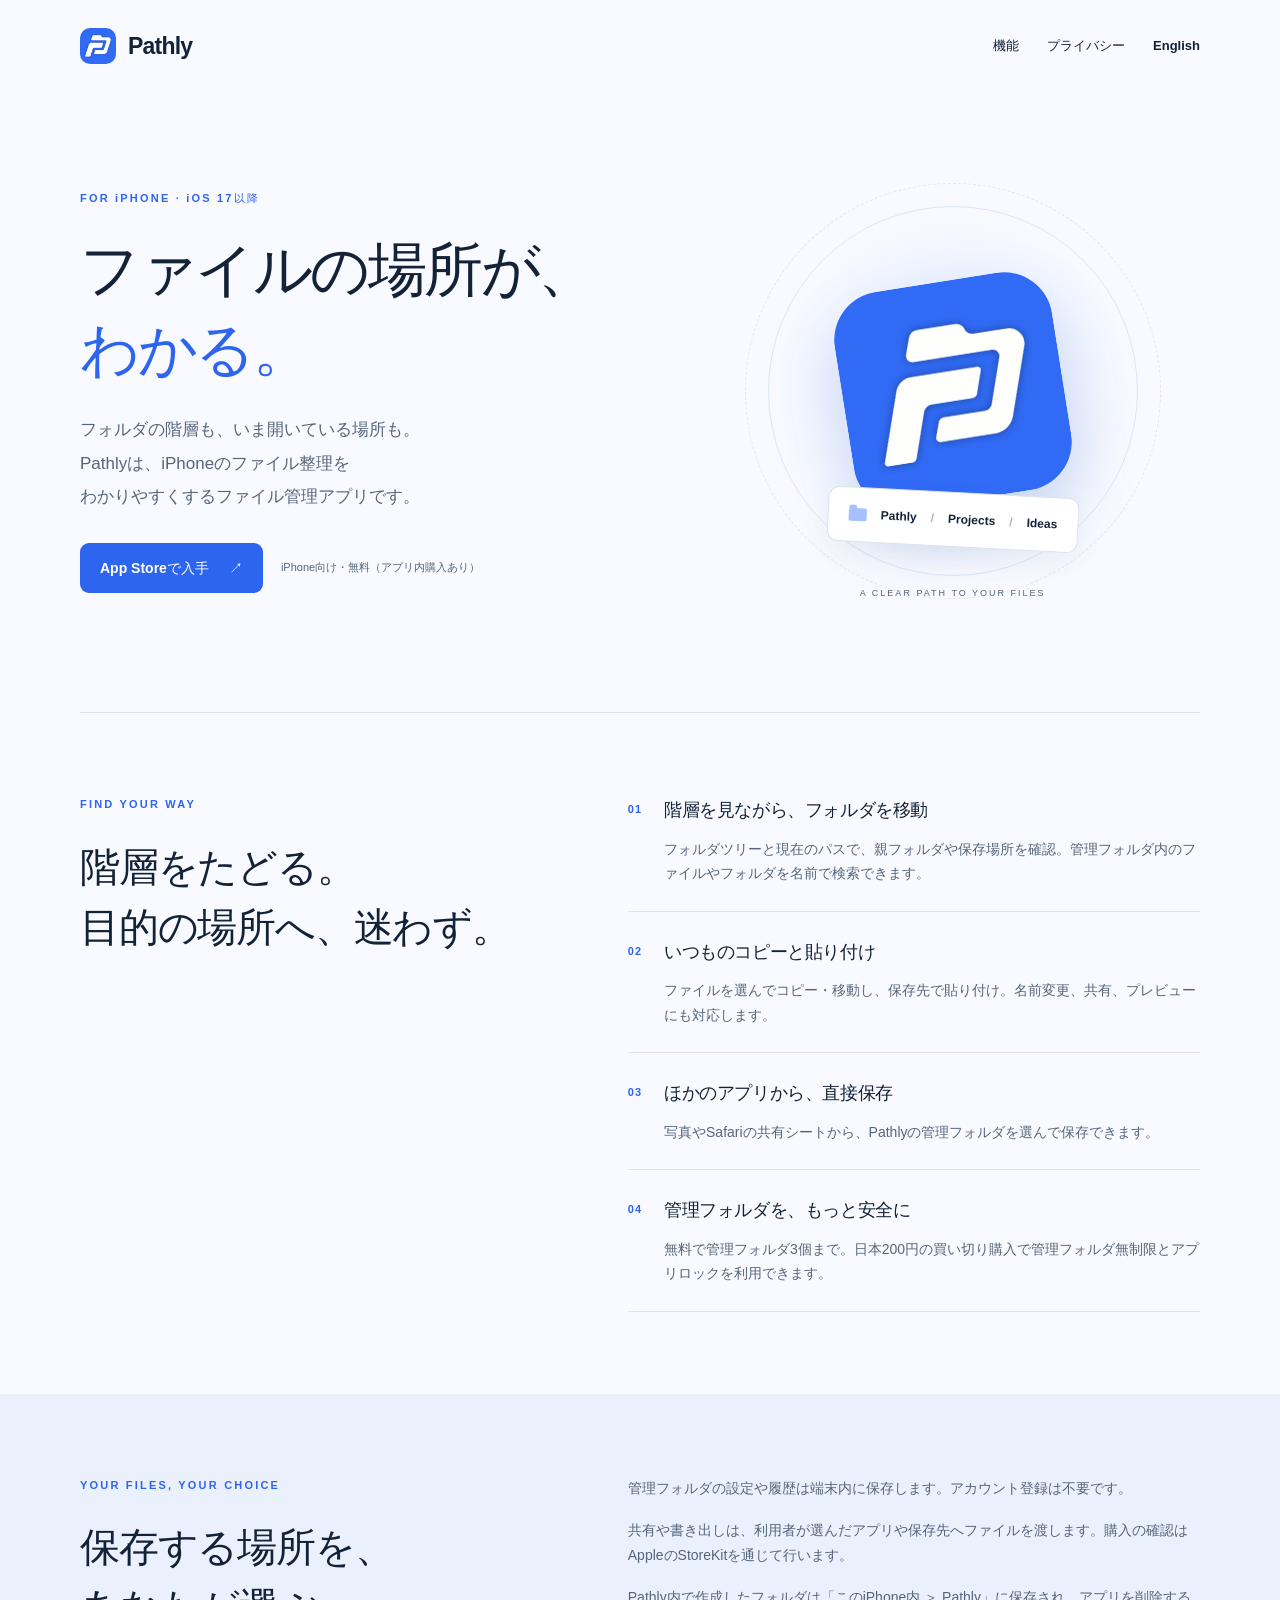
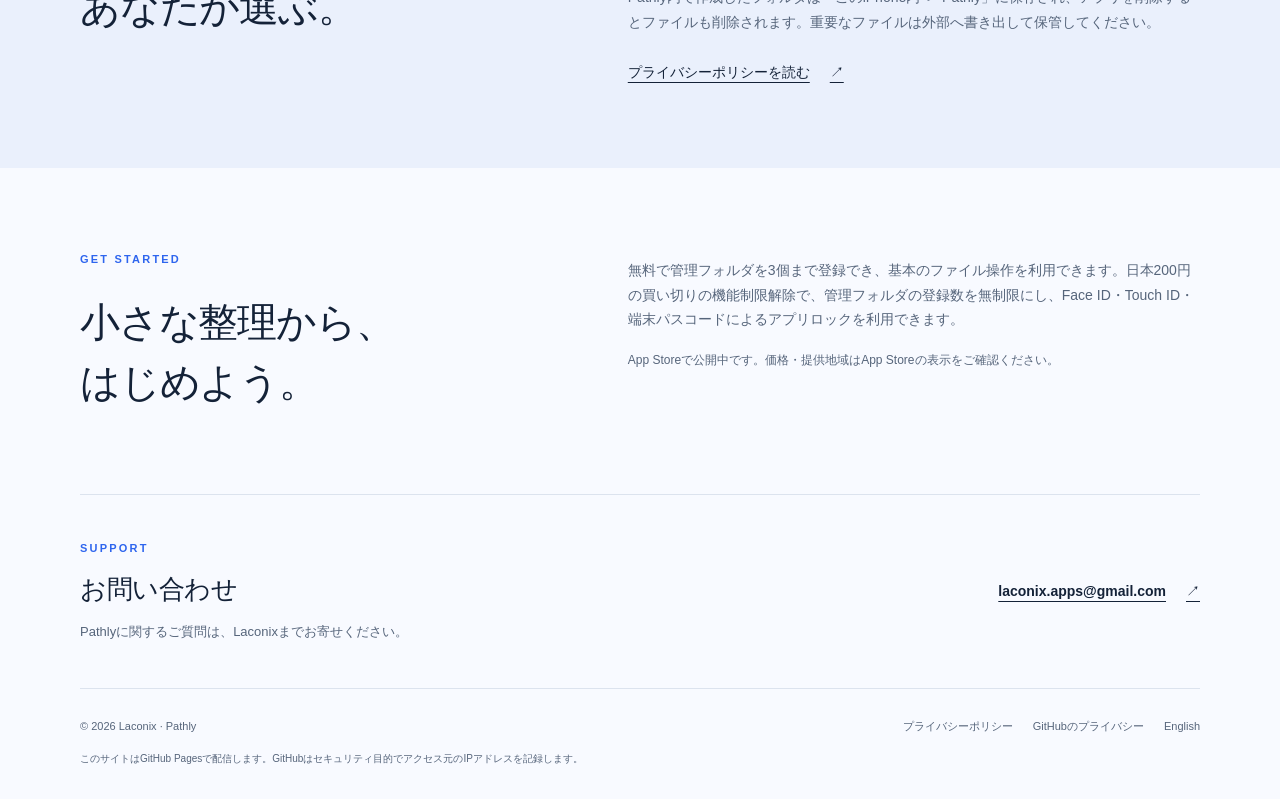
<file: index.html>
<!doctype html>
<html lang="ja">
<head>
  <meta charset="utf-8">
  <meta name="viewport" content="width=device-width, initial-scale=1">
  <meta name="description" content="Pathlyは、フォルダの階層と現在地がわかるiPhone向けファイル管理アプリです。端末内の管理フォルダを使い慣れた操作で整理できます。">
  <title>Pathly — ファイルの場所が、わかる。</title>
  <link rel="icon" href="./assets/app-icon.png">
  <link rel="stylesheet" href="./assets/site.css">
  <link rel="alternate" hreflang="en" href="./en/">
</head>
<body>
  <a class="skip-link" href="#main">本文へ移動</a>
  <header class="site-header wrap">
    <a class="brand" href="./" aria-label="Pathly ホーム"><img src="./assets/app-icon.png" width="36" height="36" alt="">Pathly</a>
    <nav aria-label="メインナビゲーション"><a href="#features">機能</a><a href="./privacy-policy/">プライバシー</a><a href="./en/" lang="en">English</a></nav>
  </header>
  <main id="main">
    <section class="hero wrap" aria-labelledby="title">
      <div class="hero-copy">
        <p class="eyebrow">FOR iPHONE · iOS 17以降</p>
        <h1 id="title">ファイルの場所が、<br><span>わかる。</span></h1>
        <p class="lead">フォルダの階層も、いま開いている場所も。<br>Pathlyは、iPhoneのファイル整理を<br class="desktop-break">わかりやすくするファイル管理アプリです。</p>
        <div class="hero-actions"><a class="button" href="https://apps.apple.com/jp/app/pathly/id6821568804">App Storeで入手 <span aria-hidden="true">↗</span></a><span class="release-status">iPhone向け・無料（アプリ内購入あり）</span></div>
      </div>
      <div class="hero-art" aria-hidden="true">
        <div class="art-orbit"></div><img class="hero-icon" src="./assets/app-icon.png" width="240" height="240" alt="">
        <div class="path-chip"><span class="folder-mark"></span>Pathly <span class="chevron">/</span> Projects <span class="chevron">/</span> Ideas</div>
        <span class="art-caption">A CLEAR PATH TO YOUR FILES</span>
      </div>
    </section>
    <section class="features wrap section" id="features" aria-labelledby="features-title">
      <div class="section-heading"><p class="eyebrow">FIND YOUR WAY</p><h2 id="features-title">階層をたどる。<br>目的の場所へ、迷わず。</h2></div>
      <div class="feature-list">
        <article><span class="number">01</span><div><h3>階層を見ながら、フォルダを移動</h3><p>フォルダツリーと現在のパスで、親フォルダや保存場所を確認。管理フォルダ内のファイルやフォルダを名前で検索できます。</p></div></article>
        <article><span class="number">02</span><div><h3>いつものコピーと貼り付け</h3><p>ファイルを選んでコピー・移動し、保存先で貼り付け。名前変更、共有、プレビューにも対応します。</p></div></article>
        <article><span class="number">03</span><div><h3>ほかのアプリから、直接保存</h3><p>写真やSafariの共有シートから、Pathlyの管理フォルダを選んで保存できます。</p></div></article>
        <article><span class="number">04</span><div><h3>管理フォルダを、もっと安全に</h3><p>無料で管理フォルダ3個まで。日本200円の買い切り購入で管理フォルダ無制限とアプリロックを利用できます。</p></div></article>
      </div>
    </section>
    <section class="privacy-section section" aria-labelledby="privacy-title"><div class="wrap privacy-layout">
      <div><p class="eyebrow">YOUR FILES, YOUR CHOICE</p><h2 id="privacy-title">保存する場所を、<br>あなたが選ぶ。</h2></div>
      <div class="privacy-copy"><p>管理フォルダの設定や履歴は端末内に保存します。アカウント登録は不要です。</p><p>共有や書き出しは、利用者が選んだアプリや保存先へファイルを渡します。購入の確認はAppleのStoreKitを通じて行います。</p><p>Pathly内で作成したフォルダは「このiPhone内 ＞ Pathly」に保存され、アプリを削除するとファイルも削除されます。重要なファイルは外部へ書き出して保管してください。</p><a class="text-link" href="./privacy-policy/">プライバシーポリシーを読む <span aria-hidden="true">↗</span></a></div>
    </div></section>
    <section class="details wrap section" aria-labelledby="details-title"><div><p class="eyebrow">GET STARTED</p><h2 id="details-title">小さな整理から、<br>はじめよう。</h2></div><div class="detail-copy"><p>無料で管理フォルダを3個まで登録でき、基本のファイル操作を利用できます。日本200円の買い切りの機能制限解除で、管理フォルダの登録数を無制限にし、Face ID・Touch ID・端末パスコードによるアプリロックを利用できます。</p><p class="muted">App Storeで公開中です。価格・提供地域はApp Storeの表示をご確認ください。</p></div></section>
    <section class="contact wrap" aria-labelledby="contact-title"><div><p class="eyebrow">SUPPORT</p><h2 id="contact-title">お問い合わせ</h2><p>Pathlyに関するご質問は、Laconixまでお寄せください。</p></div><a class="text-link" href="mailto:laconix.apps@gmail.com">laconix.apps@gmail.com <span aria-hidden="true">↗</span></a></section>
  </main>
  <footer class="site-footer wrap"><span>© 2026 Laconix · Pathly</span><div><a href="./privacy-policy/">プライバシーポリシー</a><a href="https://docs.github.com/en/site-policy/privacy-policies/github-general-privacy-statement">GitHubのプライバシー</a><a href="./en/" lang="en">English</a></div><p>このサイトはGitHub Pagesで配信します。GitHubはセキュリティ目的でアクセス元のIPアドレスを記録します。</p></footer>
</body>
</html>
</file>
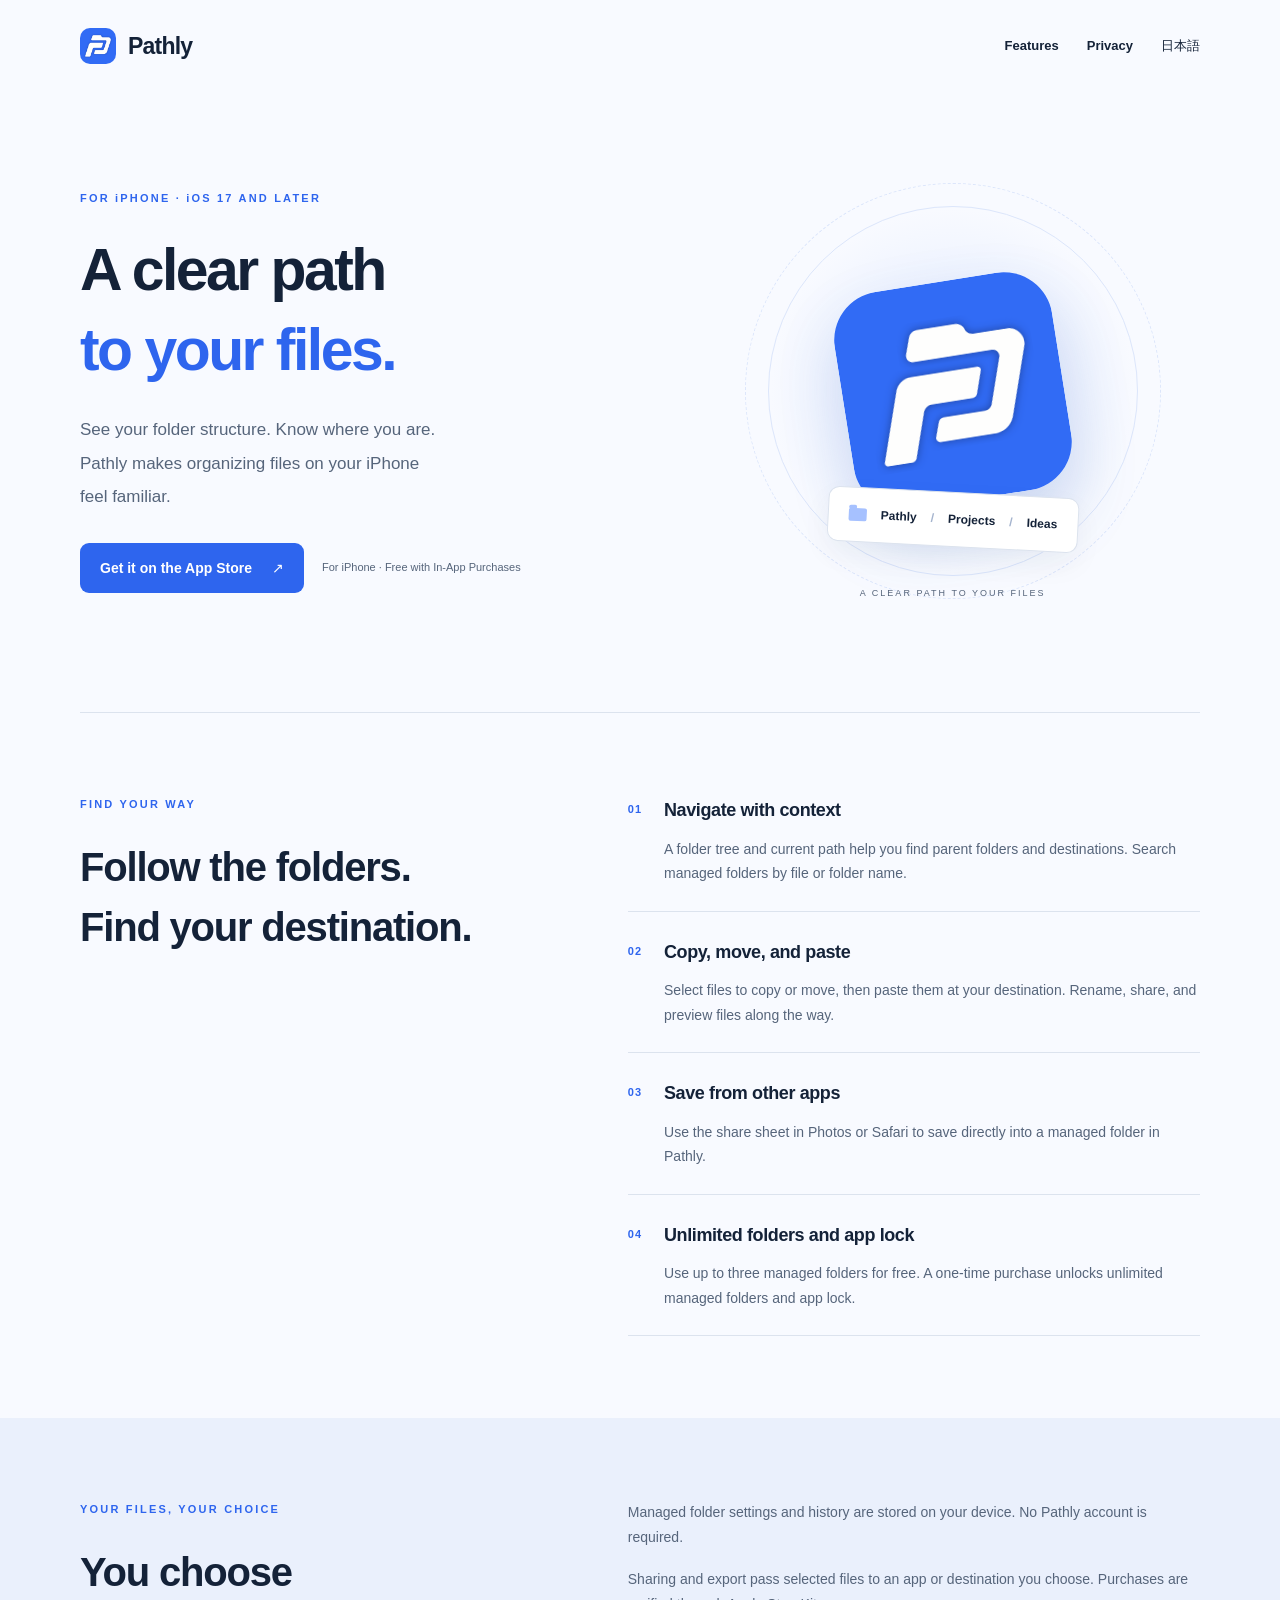
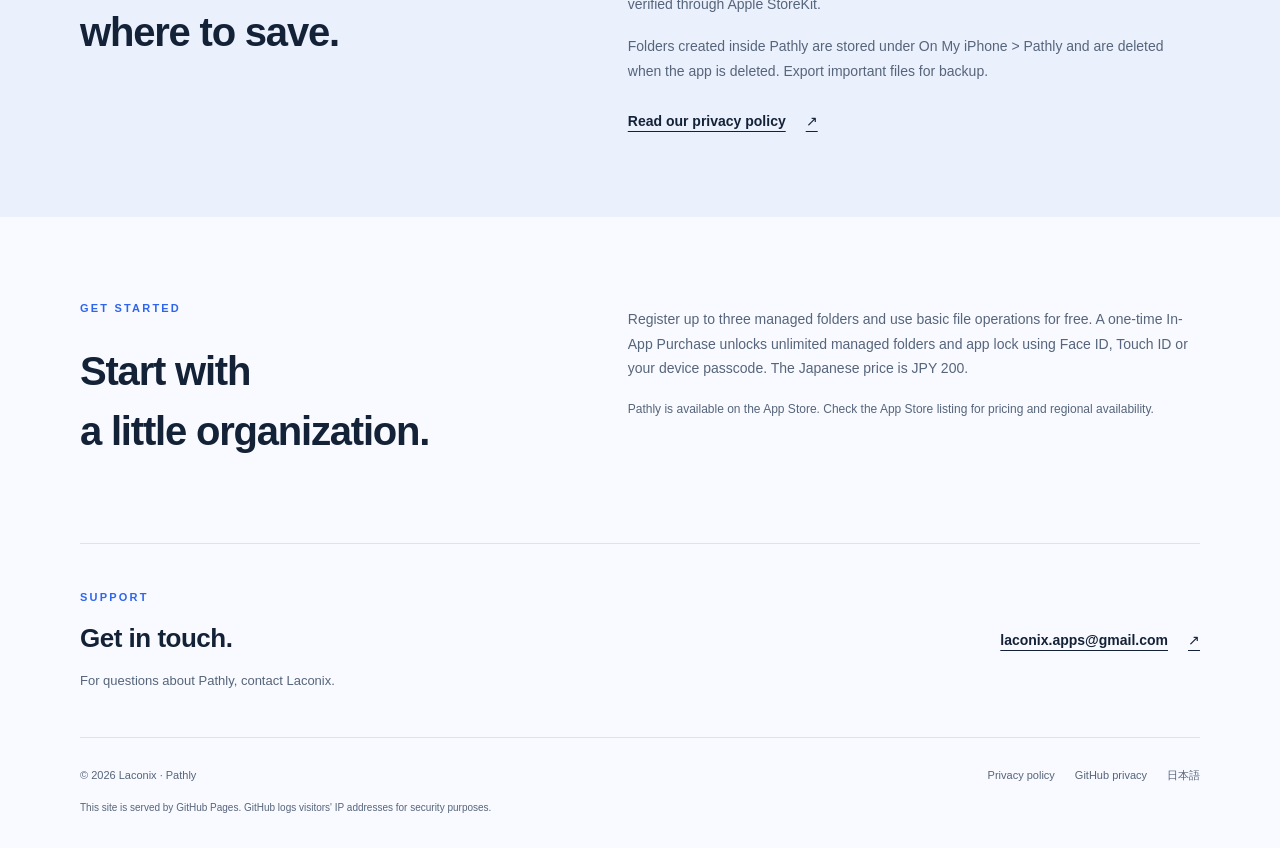
<file: en/index.html>
<!doctype html>
<html lang="en">
<head>
  <meta charset="utf-8">
  <meta name="viewport" content="width=device-width, initial-scale=1">
  <meta name="description" content="Pathly is an iPhone file manager that makes folder structure and your current location clear. Organize managed folders on your iPhone.">
  <title>Pathly — A clear path to your files.</title>
  <link rel="icon" href="../assets/app-icon.png">
  <link rel="stylesheet" href="../assets/site.css">
  <link rel="alternate" hreflang="ja" href="../">
</head>
<body>
  <a class="skip-link" href="#main">Skip to content</a>
  <header class="site-header wrap"><a class="brand" href="./" aria-label="Pathly home"><img src="../assets/app-icon.png" width="36" height="36" alt="">Pathly</a><nav aria-label="Main navigation"><a href="#features">Features</a><a href="../privacy-policy/en/">Privacy</a><a href="../" lang="ja">日本語</a></nav></header>
  <main id="main">
    <section class="hero wrap" aria-labelledby="title"><div class="hero-copy"><p class="eyebrow">FOR iPHONE · iOS 17 AND LATER</p><h1 id="title">A clear path<br><span>to your files.</span></h1><p class="lead">See your folder structure. Know where you are.<br>Pathly makes organizing files on your iPhone<br class="desktop-break">feel familiar.</p><div class="hero-actions"><a class="button" href="https://apps.apple.com/app/id6821568804">Get it on the App Store <span aria-hidden="true">↗</span></a><span class="release-status">For iPhone · Free with In-App Purchases</span></div></div><div class="hero-art" aria-hidden="true"><div class="art-orbit"></div><img class="hero-icon" src="../assets/app-icon.png" width="240" height="240" alt=""><div class="path-chip"><span class="folder-mark"></span>Pathly <span class="chevron">/</span> Projects <span class="chevron">/</span> Ideas</div><span class="art-caption">A CLEAR PATH TO YOUR FILES</span></div></section>
    <section class="features wrap section" id="features" aria-labelledby="features-title"><div class="section-heading"><p class="eyebrow">FIND YOUR WAY</p><h2 id="features-title">Follow the folders.<br>Find your destination.</h2></div><div class="feature-list">
      <article><span class="number">01</span><div><h3>Navigate with context</h3><p>A folder tree and current path help you find parent folders and destinations. Search managed folders by file or folder name.</p></div></article>
      <article><span class="number">02</span><div><h3>Copy, move, and paste</h3><p>Select files to copy or move, then paste them at your destination. Rename, share, and preview files along the way.</p></div></article>
      <article><span class="number">03</span><div><h3>Save from other apps</h3><p>Use the share sheet in Photos or Safari to save directly into a managed folder in Pathly.</p></div></article>
      <article><span class="number">04</span><div><h3>Unlimited folders and app lock</h3><p>Use up to three managed folders for free. A one-time purchase unlocks unlimited managed folders and app lock.</p></div></article>
    </div></section>
    <section class="privacy-section section" aria-labelledby="privacy-title"><div class="wrap privacy-layout"><div><p class="eyebrow">YOUR FILES, YOUR CHOICE</p><h2 id="privacy-title">You choose<br>where to save.</h2></div><div class="privacy-copy"><p>Managed folder settings and history are stored on your device. No Pathly account is required.</p><p>Sharing and export pass selected files to an app or destination you choose. Purchases are verified through Apple StoreKit.</p><p>Folders created inside Pathly are stored under On My iPhone &gt; Pathly and are deleted when the app is deleted. Export important files for backup.</p><a class="text-link" href="../privacy-policy/en/">Read our privacy policy <span aria-hidden="true">↗</span></a></div></div></section>
    <section class="details wrap section" aria-labelledby="details-title"><div><p class="eyebrow">GET STARTED</p><h2 id="details-title">Start with<br>a little organization.</h2></div><div class="detail-copy"><p>Register up to three managed folders and use basic file operations for free. A one-time In-App Purchase unlocks unlimited managed folders and app lock using Face ID, Touch ID or your device passcode. The Japanese price is JPY 200.</p><p class="muted">Pathly is available on the App Store. Check the App Store listing for pricing and regional availability.</p></div></section>
    <section class="contact wrap" aria-labelledby="contact-title"><div><p class="eyebrow">SUPPORT</p><h2 id="contact-title">Get in touch.</h2><p>For questions about Pathly, contact Laconix.</p></div><a class="text-link" href="mailto:laconix.apps@gmail.com">laconix.apps@gmail.com <span aria-hidden="true">↗</span></a></section>
  </main>
  <footer class="site-footer wrap"><span>© 2026 Laconix · Pathly</span><div><a href="../privacy-policy/en/">Privacy policy</a><a href="https://docs.github.com/en/site-policy/privacy-policies/github-general-privacy-statement">GitHub privacy</a><a href="../" lang="ja">日本語</a></div><p>This site is served by GitHub Pages. GitHub logs visitors' IP addresses for security purposes.</p></footer>
</body>
</html>
</file>
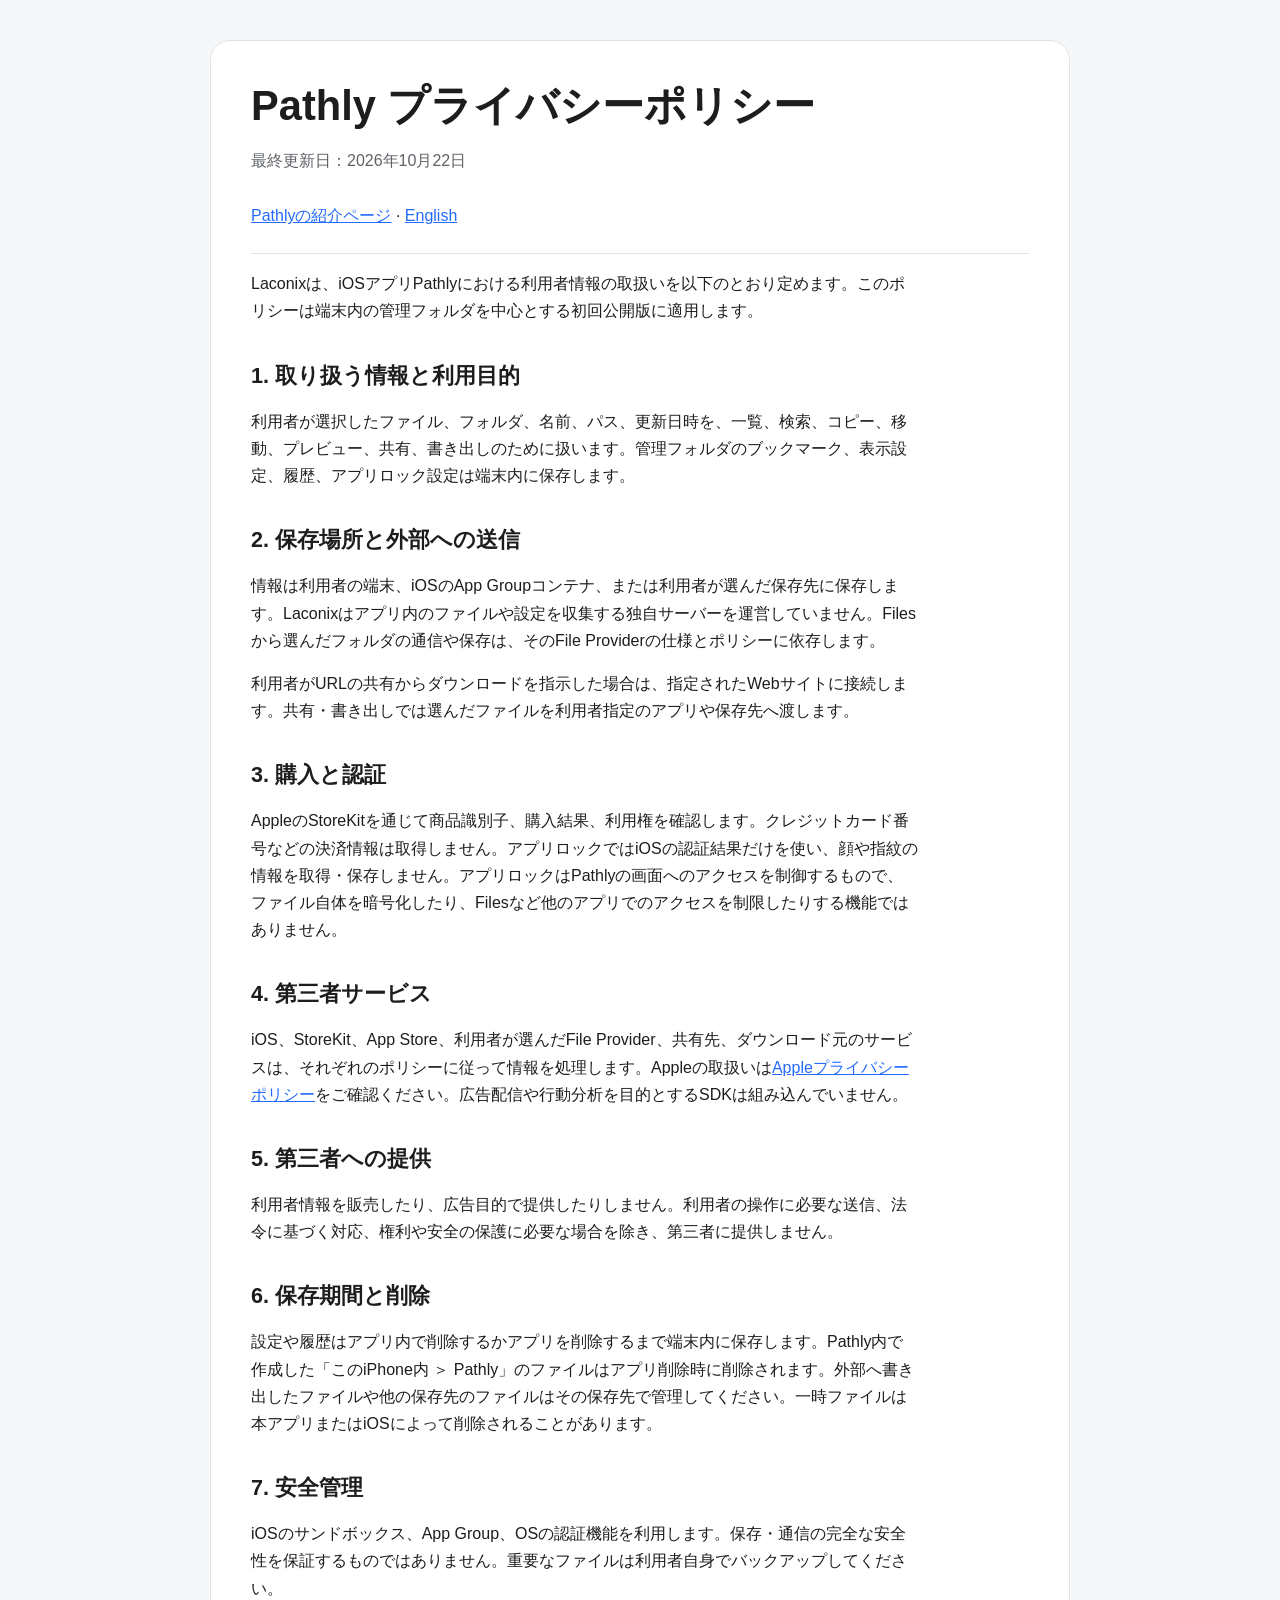
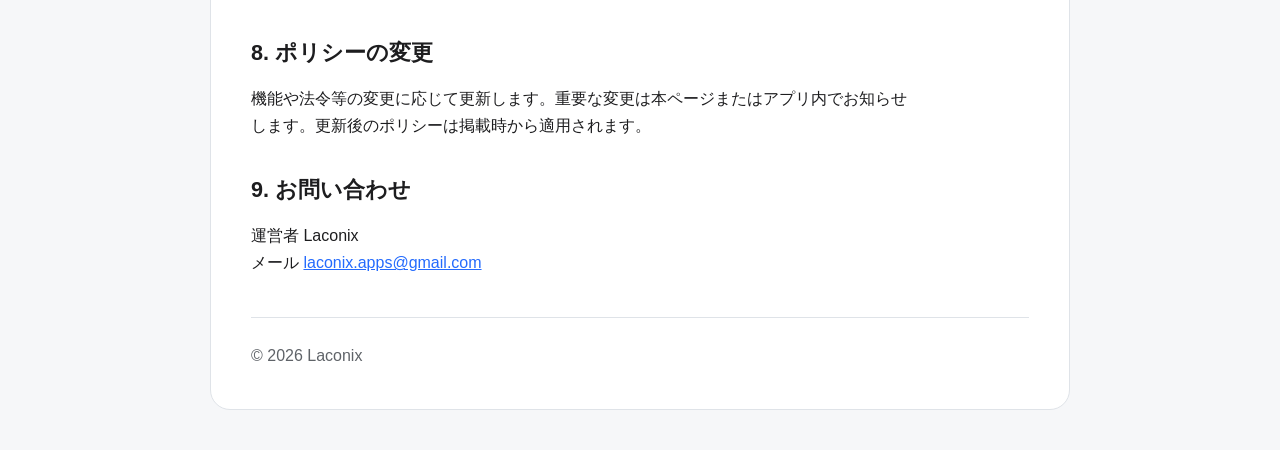
<file: privacy-policy/index.html>
<!doctype html>
<html lang="ja">
<head>
  <meta charset="utf-8">
  <meta name="viewport" content="width=device-width, initial-scale=1">
  <meta name="description" content="Pathlyのプライバシーポリシー">
  <title>Pathly プライバシーポリシー</title>
  <link rel="stylesheet" href="./styles.css">
  <link rel="alternate" hreflang="en" href="./en/">
</head>
<body>
  <main>
    <header>
      <h1>Pathly プライバシーポリシー</h1>
      <p class="meta">最終更新日：2026年10月22日</p>
      <a class="language-link" href="../">Pathlyの紹介ページ</a> ·
      <a class="language-link" href="./en/" lang="en">English</a>
    </header>
<p>Laconixは、iOSアプリPathlyにおける利用者情報の取扱いを以下のとおり定めます。このポリシーは端末内の管理フォルダを中心とする初回公開版に適用します。</p>
<h2>1. 取り扱う情報と利用目的</h2><p>利用者が選択したファイル、フォルダ、名前、パス、更新日時を、一覧、検索、コピー、移動、プレビュー、共有、書き出しのために扱います。管理フォルダのブックマーク、表示設定、履歴、アプリロック設定は端末内に保存します。</p>
<h2>2. 保存場所と外部への送信</h2><p>情報は利用者の端末、iOSのApp Groupコンテナ、または利用者が選んだ保存先に保存します。Laconixはアプリ内のファイルや設定を収集する独自サーバーを運営していません。Filesから選んだフォルダの通信や保存は、そのFile Providerの仕様とポリシーに依存します。</p><p>利用者がURLの共有からダウンロードを指示した場合は、指定されたWebサイトに接続します。共有・書き出しでは選んだファイルを利用者指定のアプリや保存先へ渡します。</p>
<h2>3. 購入と認証</h2><p>AppleのStoreKitを通じて商品識別子、購入結果、利用権を確認します。クレジットカード番号などの決済情報は取得しません。アプリロックではiOSの認証結果だけを使い、顔や指紋の情報を取得・保存しません。アプリロックはPathlyの画面へのアクセスを制御するもので、ファイル自体を暗号化したり、Filesなど他のアプリでのアクセスを制限したりする機能ではありません。</p>
<h2>4. 第三者サービス</h2><p>iOS、StoreKit、App Store、利用者が選んだFile Provider、共有先、ダウンロード元のサービスは、それぞれのポリシーに従って情報を処理します。Appleの取扱いは<a href="https://www.apple.com/legal/privacy/jp/">Appleプライバシーポリシー</a>をご確認ください。広告配信や行動分析を目的とするSDKは組み込んでいません。</p>
<h2>5. 第三者への提供</h2><p>利用者情報を販売したり、広告目的で提供したりしません。利用者の操作に必要な送信、法令に基づく対応、権利や安全の保護に必要な場合を除き、第三者に提供しません。</p>
<h2>6. 保存期間と削除</h2><p>設定や履歴はアプリ内で削除するかアプリを削除するまで端末内に保存します。Pathly内で作成した「このiPhone内 ＞ Pathly」のファイルはアプリ削除時に削除されます。外部へ書き出したファイルや他の保存先のファイルはその保存先で管理してください。一時ファイルは本アプリまたはiOSによって削除されることがあります。</p>
<h2>7. 安全管理</h2><p>iOSのサンドボックス、App Group、OSの認証機能を利用します。保存・通信の完全な安全性を保証するものではありません。重要なファイルは利用者自身でバックアップしてください。</p>
<h2>8. ポリシーの変更</h2><p>機能や法令等の変更に応じて更新します。重要な変更は本ページまたはアプリ内でお知らせします。更新後のポリシーは掲載時から適用されます。</p>
<h2>9. お問い合わせ</h2><p>運営者 Laconix<br>メール <a href="mailto:laconix.apps@gmail.com">laconix.apps@gmail.com</a></p>

    <footer>© 2026 Laconix</footer>
  </main>
</body>
</html>
</file>
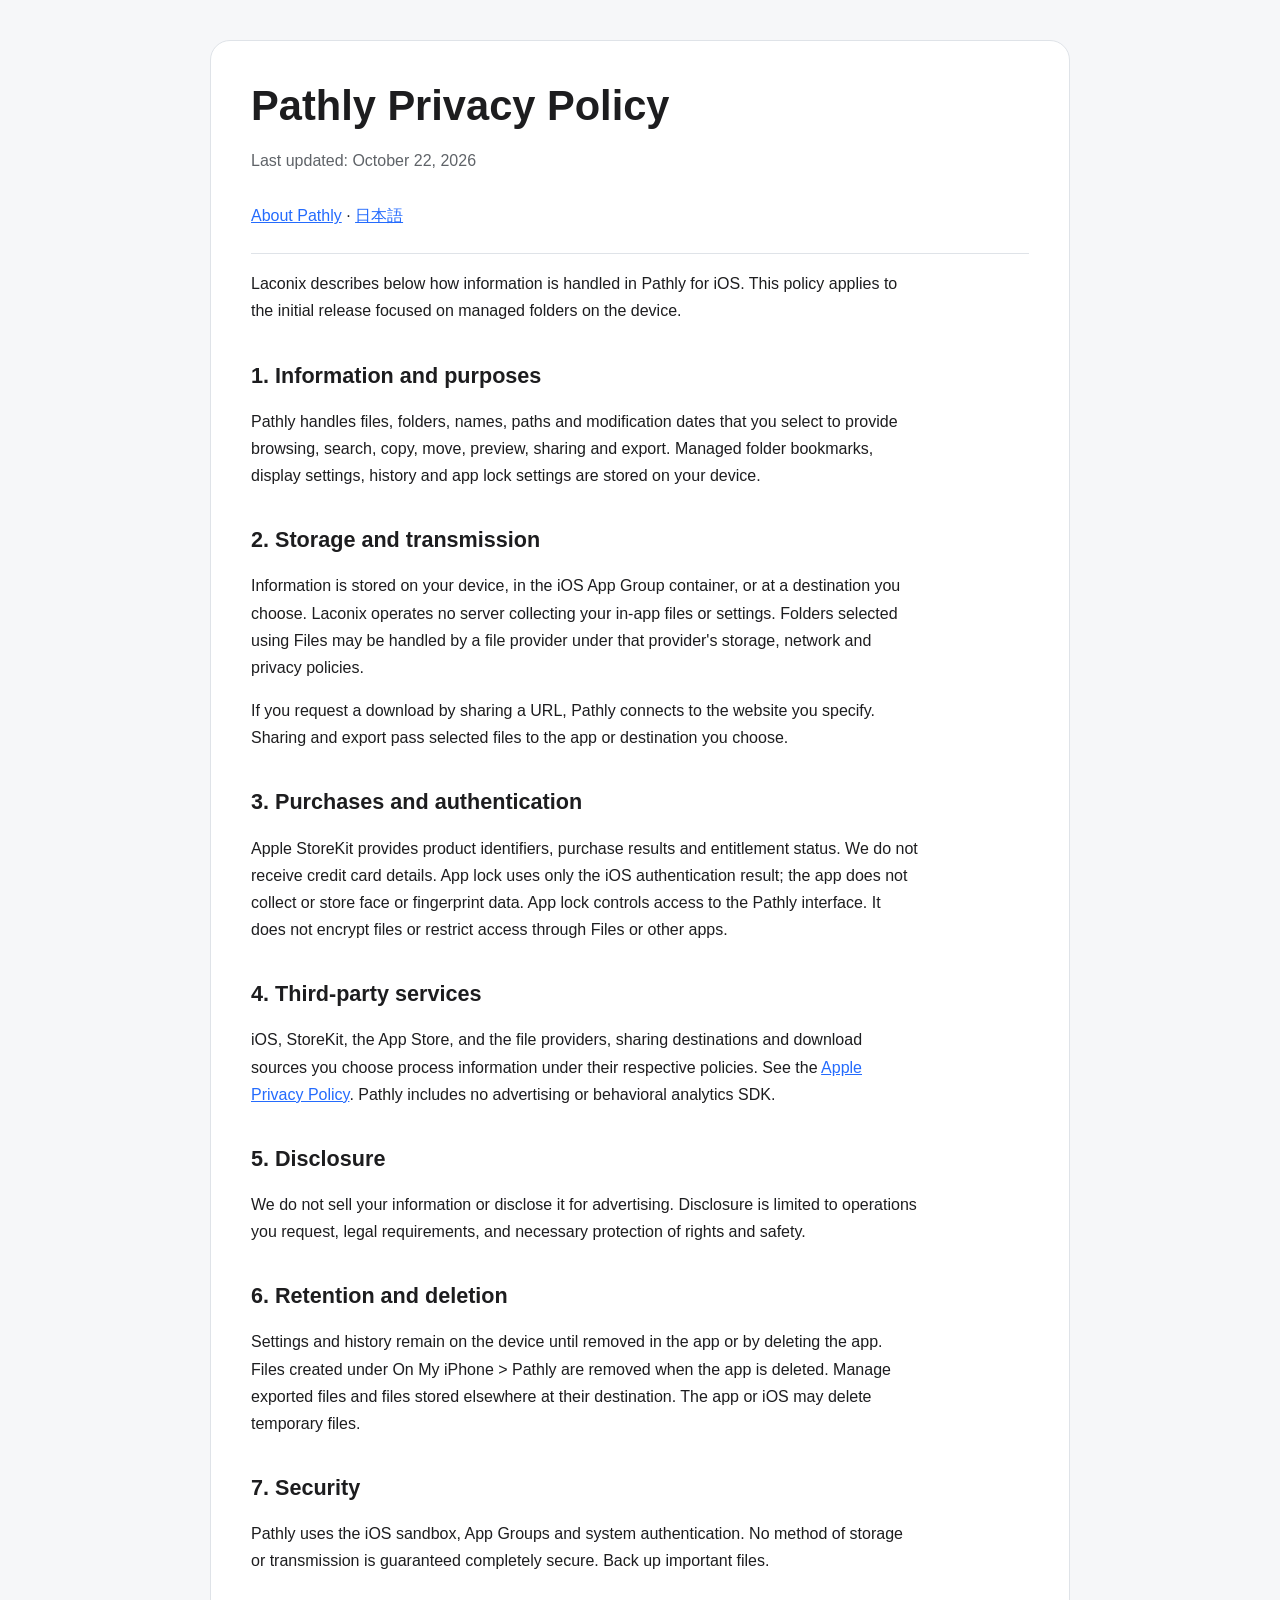
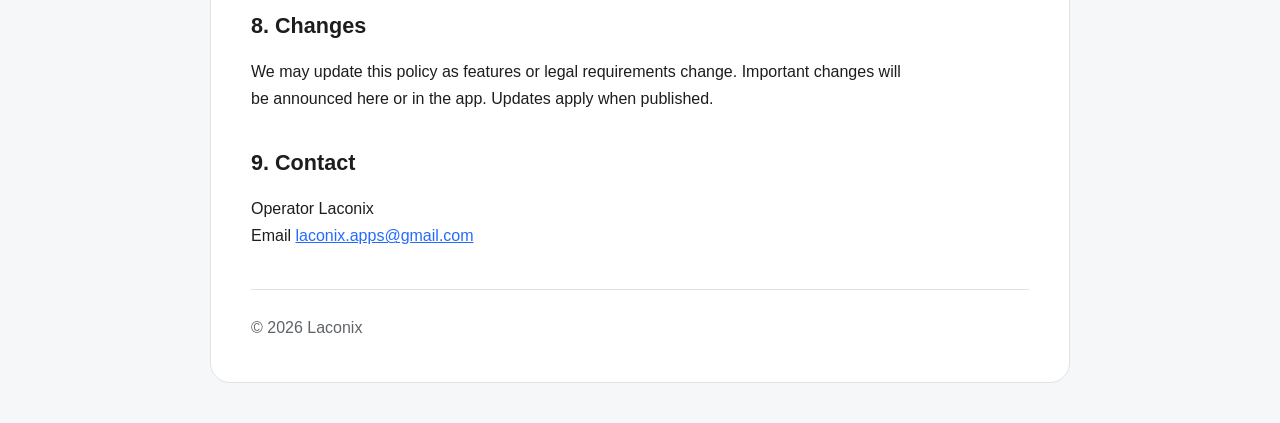
<file: privacy-policy/en/index.html>
<!doctype html>
<html lang="en">
<head>
  <meta charset="utf-8">
  <meta name="viewport" content="width=device-width, initial-scale=1">
  <meta name="description" content="Privacy Policy for Pathly">
  <title>Pathly Privacy Policy</title>
  <link rel="stylesheet" href="../styles.css">
  <link rel="alternate" hreflang="ja" href="../">
</head>
<body>
  <main>
    <header>
      <h1>Pathly Privacy Policy</h1>
      <p class="meta">Last updated: October 22, 2026</p>
      <a class="language-link" href="../../en/">About Pathly</a> ·
      <a class="language-link" href="../" lang="ja">日本語</a>
    </header>
<p>Laconix describes below how information is handled in Pathly for iOS. This policy applies to the initial release focused on managed folders on the device.</p>
<h2>1. Information and purposes</h2><p>Pathly handles files, folders, names, paths and modification dates that you select to provide browsing, search, copy, move, preview, sharing and export. Managed folder bookmarks, display settings, history and app lock settings are stored on your device.</p>
<h2>2. Storage and transmission</h2><p>Information is stored on your device, in the iOS App Group container, or at a destination you choose. Laconix operates no server collecting your in-app files or settings. Folders selected using Files may be handled by a file provider under that provider's storage, network and privacy policies.</p><p>If you request a download by sharing a URL, Pathly connects to the website you specify. Sharing and export pass selected files to the app or destination you choose.</p>
<h2>3. Purchases and authentication</h2><p>Apple StoreKit provides product identifiers, purchase results and entitlement status. We do not receive credit card details. App lock uses only the iOS authentication result; the app does not collect or store face or fingerprint data. App lock controls access to the Pathly interface. It does not encrypt files or restrict access through Files or other apps.</p>
<h2>4. Third-party services</h2><p>iOS, StoreKit, the App Store, and the file providers, sharing destinations and download sources you choose process information under their respective policies. See the <a href="https://www.apple.com/legal/privacy/">Apple Privacy Policy</a>. Pathly includes no advertising or behavioral analytics SDK.</p>
<h2>5. Disclosure</h2><p>We do not sell your information or disclose it for advertising. Disclosure is limited to operations you request, legal requirements, and necessary protection of rights and safety.</p>
<h2>6. Retention and deletion</h2><p>Settings and history remain on the device until removed in the app or by deleting the app. Files created under On My iPhone &gt; Pathly are removed when the app is deleted. Manage exported files and files stored elsewhere at their destination. The app or iOS may delete temporary files.</p>
<h2>7. Security</h2><p>Pathly uses the iOS sandbox, App Groups and system authentication. No method of storage or transmission is guaranteed completely secure. Back up important files.</p>
<h2>8. Changes</h2><p>We may update this policy as features or legal requirements change. Important changes will be announced here or in the app. Updates apply when published.</p>
<h2>9. Contact</h2><p>Operator Laconix<br>Email <a href="mailto:laconix.apps@gmail.com">laconix.apps@gmail.com</a></p>

    <footer>© 2026 Laconix</footer>
  </main>
</body>
</html>
</file>
<file: assets/site.css>
:root{color-scheme:light;--ink:#142238;--muted:#56657b;--accent:#2e65ee;--line:#dce3ee;--paper:#f8faff;font-family:-apple-system,BlinkMacSystemFont,"Segoe UI","Noto Sans JP",sans-serif;font-synthesis:none;line-height:1.75;background:var(--paper);color:var(--ink)}
*{box-sizing:border-box}html{scroll-behavior:smooth;scroll-padding-top:30px}body{margin:0}a{color:inherit;text-underline-offset:5px}a:hover{color:var(--accent)}a:focus-visible{outline:3px solid var(--accent);outline-offset:6px;border-radius:3px}.wrap{width:min(1120px,calc(100% - 64px));margin-inline:auto}.skip-link{position:absolute;top:8px;left:16px;z-index:5;background:white;padding:8px 16px;transform:translateY(-200%)}.skip-link:focus{transform:translateY(0)}.site-header{display:flex;justify-content:space-between;align-items:center;gap:24px;padding-block:26px}.brand{display:flex;align-items:center;gap:12px;font-weight:750;font-size:23px;letter-spacing:-.8px;text-decoration:none}.brand img{border-radius:10px}nav{display:flex;gap:28px;font-size:13px;font-weight:600}nav a{text-decoration:none}.hero{display:grid;grid-template-columns:1.2fr 1fr;align-items:center;gap:32px;padding-block:70px 92px;min-height:620px}.eyebrow{margin:0 0 22px;font-size:11px;font-weight:750;letter-spacing:2.2px;color:var(--accent)}h1,h2,h3,p{margin-top:0}h1{font-size:clamp(40px,4.6vw,62px);line-height:1.35;letter-spacing:-2.5px;margin-bottom:24px}h1 span{color:var(--accent)}.lead{font-size:17px;line-height:1.95;color:var(--muted);margin-bottom:30px}.hero-actions{display:flex;align-items:center;flex-wrap:wrap;gap:18px}.button{background:var(--accent);color:white;border-radius:9px;padding:13px 20px;display:inline-flex;gap:20px;align-items:center;text-decoration:none;font-size:14px;font-weight:650}.button:hover{color:white;background:#204ec2}.release-status{font-size:11px;color:var(--muted)}.hero-art{position:relative;min-height:420px;display:flex;align-items:center;justify-content:center;isolation:isolate}.art-orbit{position:absolute;width:370px;height:370px;border:1px solid #dce6fb;border-radius:50%;background:radial-gradient(circle,#dfe9ff 0,transparent 70%);z-index:-1}.art-orbit:after{content:"";position:absolute;inset:-24px;border:1px dashed #dce6fb;border-radius:50%}.hero-icon{width:220px;height:220px;border-radius:49px;transform:rotate(-9deg);box-shadow:0 30px 65px #315fb733}.path-chip{position:absolute;bottom:54px;left:50%;transform:translateX(-50%) rotate(3deg);white-space:nowrap;display:flex;gap:14px;align-items:center;background:white;border:1px solid var(--line);border-radius:11px;padding:16px 20px;box-shadow:0 12px 30px #1524430c;font-size:12px;font-weight:650}.chevron{color:#a5b4ce}.folder-mark{width:18px;height:13px;background:#a6c1ff;border-radius:2px;position:relative}.folder-mark:before{content:"";position:absolute;top:-3px;left:0;width:8px;height:4px;background:#a6c1ff;border-radius:2px}.art-caption{position:absolute;bottom:0;font-size:9px;letter-spacing:2px;color:var(--muted)}.section{padding-block:82px}h2{font-size:clamp(28px,3.3vw,40px);line-height:1.5;letter-spacing:-1.2px;margin-bottom:0}.features{display:grid;grid-template-columns:1fr 1.25fr;gap:90px;border-top:1px solid var(--line)}.feature-list article{display:flex;gap:22px;padding:25px 0;border-bottom:1px solid var(--line)}.feature-list article:first-child{padding-top:0}.number{font-size:11px;letter-spacing:1px;padding-top:5px;color:var(--accent);font-weight:700}.feature-list h3{font-size:18px;margin-bottom:10px;letter-spacing:-.4px}.feature-list p,.privacy-copy p,.detail-copy p{font-size:14px;color:var(--muted);margin-bottom:0}.privacy-section{background:#eaf0fc}.privacy-layout,.details{display:grid;grid-template-columns:1fr 1.25fr;gap:90px}.privacy-copy p+p{margin-top:18px}.text-link{display:inline-flex;gap:20px;align-items:center;font-size:14px;font-weight:650}.privacy-copy .text-link{margin-top:26px}.detail-copy{padding-top:8px}.detail-copy p+p{margin-top:18px}.detail-copy .muted{font-size:12px}.contact{display:flex;justify-content:space-between;align-items:center;gap:30px;border-top:1px solid var(--line);padding-block:44px}.contact .eyebrow{margin-bottom:12px}.contact h2{font-size:26px;letter-spacing:-.5px}.contact p:not(.eyebrow){font-size:13px;color:var(--muted);margin:12px 0 0}.site-footer{border-top:1px solid var(--line);padding-block:28px 32px;display:flex;justify-content:space-between;flex-wrap:wrap;gap:14px;font-size:11px;color:var(--muted)}.site-footer div{display:flex;gap:20px;flex-wrap:wrap}.site-footer p{font-size:10px;flex-basis:100%;margin:0}.site-footer a{text-decoration:none}
@media(max-width:860px){.hero{gap:10px;padding-block:50px 65px;min-height:540px}.hero-art{min-height:340px}.hero-icon{width:175px;height:175px;border-radius:39px}.art-orbit{width:270px;height:270px}.path-chip{gap:10px;font-size:10px;padding:12px 15px;bottom:38px}.features,.privacy-layout,.details{gap:40px}.hero-actions{gap:12px}.lead{font-size:15px}.desktop-break{display:none}}
@media(max-width:620px){.wrap{width:calc(100% - 40px)}.site-header{padding-block:20px;gap:14px}.brand{font-size:21px;gap:8px}.brand img{width:30px;height:30px;border-radius:8px}nav{gap:15px;font-size:11px}.hero{grid-template-columns:1fr;padding-block:40px 45px;gap:32px}.hero h1{font-size:42px;letter-spacing:-2px}.hero-art{min-height:335px}.hero-icon{width:190px;height:190px;border-radius:43px}.art-orbit{width:270px;height:270px}.path-chip{bottom:27px;font-size:11px;padding:13px 18px}.art-caption{bottom:-4px;font-size:8px}.section{padding-block:52px}.features,.privacy-layout,.details{grid-template-columns:1fr;gap:32px}.eyebrow{margin-bottom:16px}.features h2 br,.details h2 br,.privacy-layout h2 br{display:none}h2{font-size:28px;letter-spacing:-1px}.feature-list h3{font-size:17px}.feature-list article{gap:16px;padding-block:22px}.contact{align-items:flex-start;flex-direction:column;gap:20px;padding-block:34px}.site-footer{padding-block:24px;gap:18px}.site-footer div{gap:16px}.lead{font-size:15px}.button{font-size:13px}.release-status{font-size:10px}}
@media(prefers-reduced-motion:reduce){html{scroll-behavior:auto}}
</file>
<file: privacy-policy/styles.css>
:root {
  color-scheme: light dark;
  font-family: -apple-system, BlinkMacSystemFont, "Segoe UI", sans-serif;
  line-height: 1.7;
  --background: #f6f7f9;
  --surface: #ffffff;
  --text: #1d1d1f;
  --secondary: #5f6368;
  --accent: #246bfd;
  --border: #dfe3e8;
}

@media (prefers-color-scheme: dark) {
  :root {
    --background: #111214;
    --surface: #1c1d20;
    --text: #f5f5f7;
    --secondary: #b4b7bd;
    --accent: #78a7ff;
    --border: #34363b;
  }
}

* {
  box-sizing: border-box;
}

body {
  margin: 0;
  background: var(--background);
  color: var(--text);
}

main {
  width: min(860px, calc(100% - 32px));
  margin: 40px auto;
  padding: 40px;
  background: var(--surface);
  border: 1px solid var(--border);
  border-radius: 20px;
}

header {
  padding-bottom: 24px;
  border-bottom: 1px solid var(--border);
}

h1 {
  margin: 0 0 8px;
  font-size: clamp(1.8rem, 5vw, 2.6rem);
  line-height: 1.2;
}

h2 {
  margin-top: 36px;
  font-size: 1.35rem;
  line-height: 1.35;
}

p,
li {
  max-width: 75ch;
}

.meta,
.note {
  color: var(--secondary);
}

.language-link {
  display: inline-block;
  margin-top: 12px;
}

a {
  color: var(--accent);
}

footer {
  margin-top: 40px;
  padding-top: 24px;
  border-top: 1px solid var(--border);
  color: var(--secondary);
}

@media (max-width: 600px) {
  main {
    width: 100%;
    margin: 0;
    padding: 24px 20px 40px;
    border: 0;
    border-radius: 0;
  }
}
</file>
